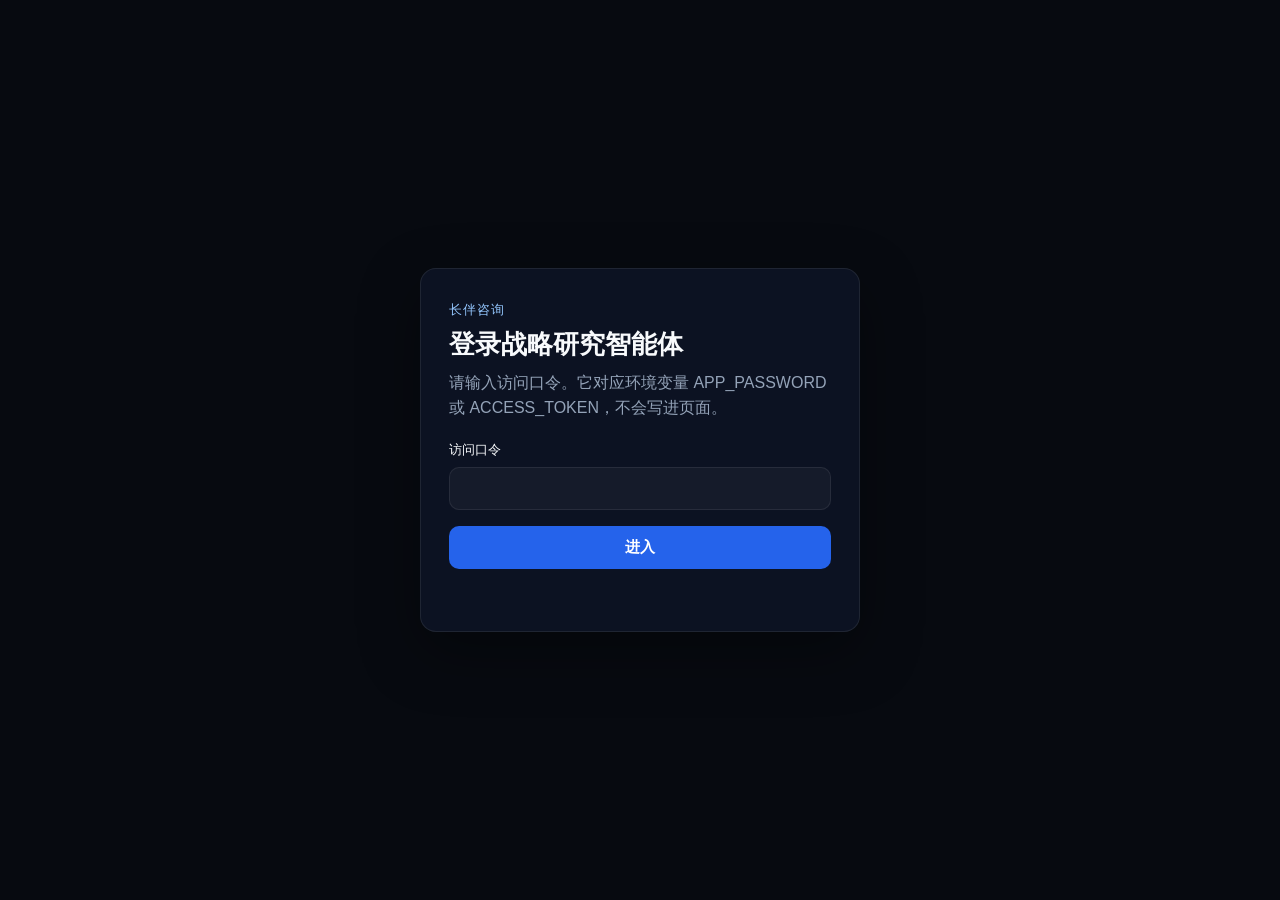
<file: web/login.html>
<!DOCTYPE html>
<html lang="zh-CN">
<head>
    <meta charset="UTF-8">
    <meta name="viewport" content="width=device-width, initial-scale=1.0">
    <title>登录 · 长伴战略研究智能体</title>
    <style>
        :root {
            --bg: #070A10;
            --card: rgba(14, 20, 36, 0.92);
            --line: rgba(255, 255, 255, 0.08);
            --text: #F8FAFC;
            --muted: #94A3B8;
            --blue: #2563EB;
        }
        * { box-sizing: border-box; }
        body {
            margin: 0;
            min-height: 100vh;
            display: grid;
            place-items: center;
            background: var(--bg);
            color: var(--text);
            font-family: "PingFang SC", "Segoe UI", sans-serif;
        }
        .card {
            width: min(440px, calc(100% - 32px));
            background: var(--card);
            border: 1px solid var(--line);
            border-radius: 16px;
            padding: 32px 28px;
            box-shadow: 0 20px 60px rgba(0, 0, 0, 0.35);
        }
        .eyebrow { color: #93C5FD; font-size: 13px; letter-spacing: 0.08em; }
        h1 { margin: 8px 0 8px; font-size: 26px; }
        p { color: var(--muted); line-height: 1.6; margin: 0 0 20px; }
        label { display: block; font-size: 13px; margin-bottom: 8px; }
        input {
            width: 100%;
            background: rgba(255, 255, 255, 0.04);
            border: 1px solid var(--line);
            color: var(--text);
            border-radius: 10px;
            padding: 12px 14px;
            font-size: 15px;
        }
        button {
            margin-top: 16px;
            width: 100%;
            border: 0;
            border-radius: 10px;
            padding: 12px 16px;
            background: var(--blue);
            color: white;
            font-size: 15px;
            font-weight: 650;
            cursor: pointer;
        }
        .error { color: #FB7185; min-height: 1.4em; margin-top: 12px; font-size: 13px; }
    </style>
</head>
<body>
    <form class="card" id="loginForm">
        <div class="eyebrow">长伴咨询</div>
        <h1>登录战略研究智能体</h1>
        <p>请输入访问口令。它对应环境变量 APP_PASSWORD 或 ACCESS_TOKEN，不会写进页面。</p>
        <label for="password">访问口令</label>
        <input id="password" name="password" type="password" autocomplete="current-password" required>
        <button type="submit">进入</button>
        <div class="error" id="error"></div>
    </form>
    <script>
        document.getElementById("loginForm").addEventListener("submit", async (event) => {
            event.preventDefault();
            const error = document.getElementById("error");
            error.textContent = "";
            const password = document.getElementById("password").value;
            try {
                const response = await fetch("/api/login", {
                    method: "POST",
                    headers: { "Content-Type": "application/json" },
                    body: JSON.stringify({ password })
                });
                if (!response.ok) {
                    error.textContent = "口令不正确";
                    return;
                }
                window.location.href = "/";
            } catch (err) {
                error.textContent = "无法连接服务";
            }
        });
    </script>
</body>
</html>
</file>
